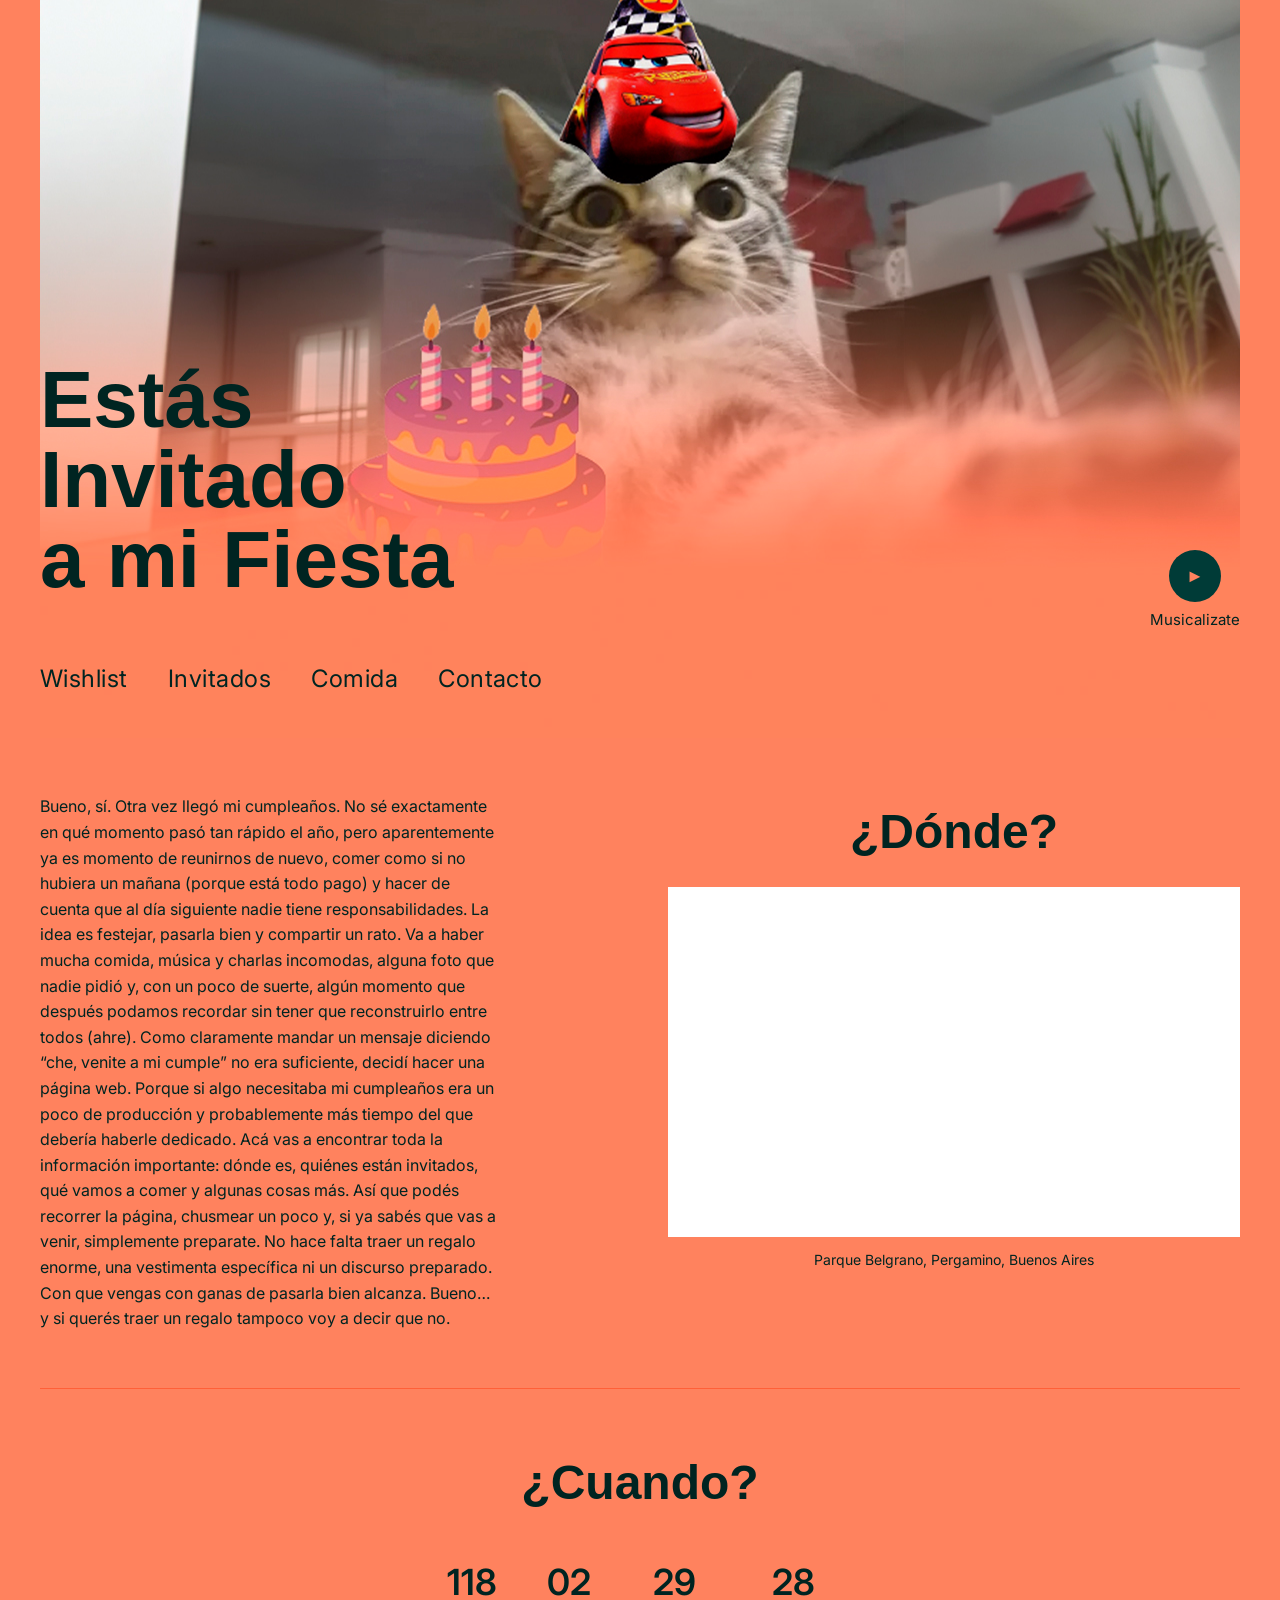
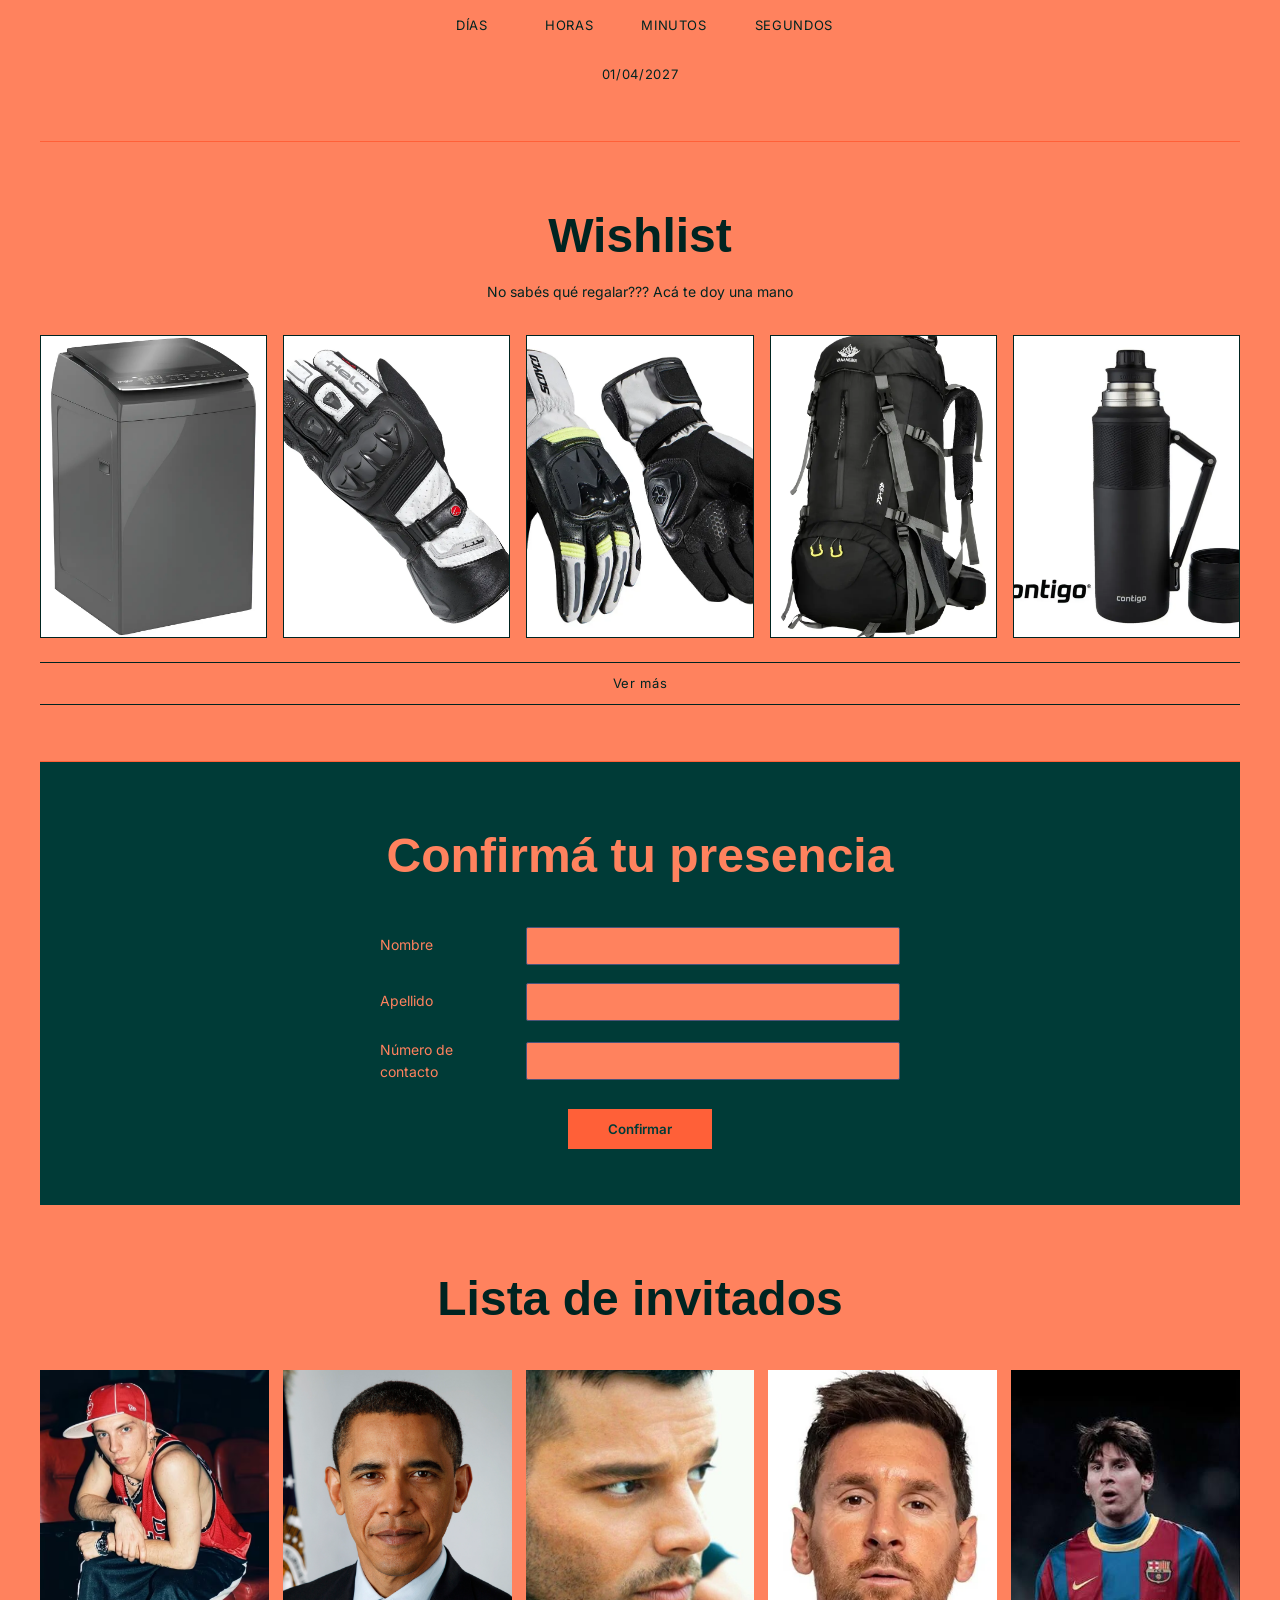
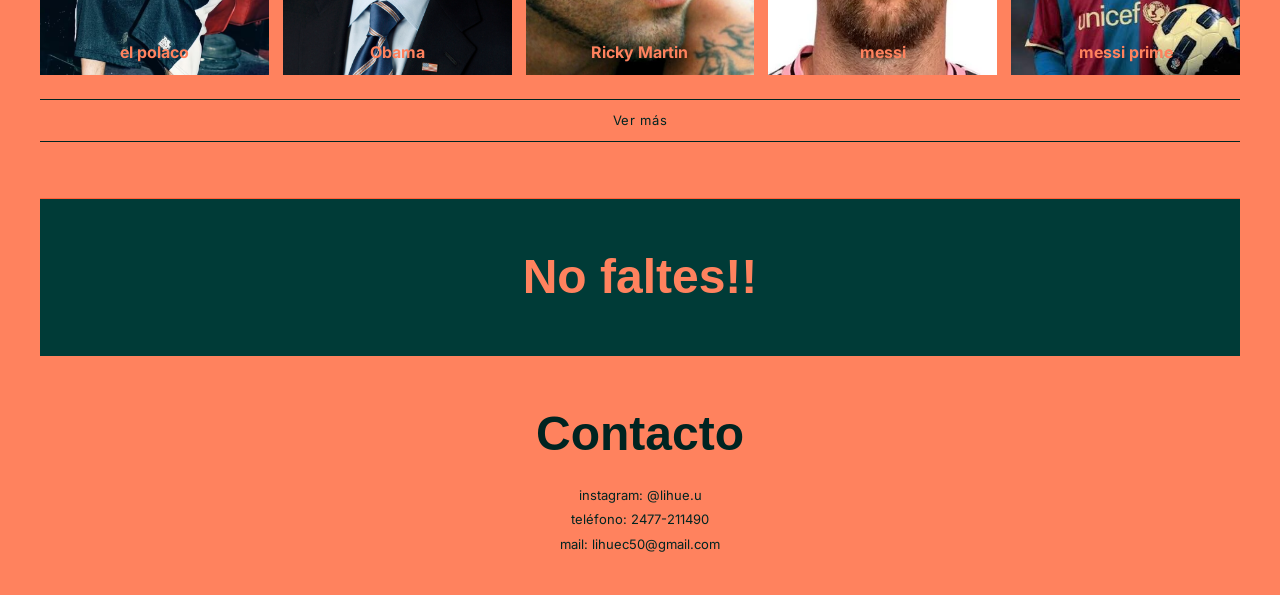
<file: index.html>
<!DOCTYPE html>
<html lang="es">
<head>
<meta charset="UTF-8">
<meta name="viewport" content="width=device-width, initial-scale=1.0">
<title>Estás Invitado a mi Fiesta</title>
<link rel="preconnect" href="https://fonts.googleapis.com">
<link href="https://fonts.googleapis.com/css2?family=Fraunces:wght@400;600;700&family=Inter:wght@400;500;600&display=swap" rel="stylesheet">
<link rel="stylesheet" href="estilos.css">
</head>
<body>

<header>
  <div class="justificacion">
    <div class="titulo">
      <h1>Estás<br>Invitado<br>a mi Fiesta</h1>
    </div>
    <div class="musicalizate">
      <button class="boton-reproducir" id="boton-musica" aria-label="Reproducir música" aria-expanded="false">&#9658;</button>
      <span>Musicalizate</span>
    </div>
  </div>
  
  </div>
  <nav class="justificacion">
    <ul>
      <li><a href="wishlist.html">Wishlist</a></li>
      <li><a href="invitados.html">Invitados</a></li>
      <li><a href="comida.html">Comida</a></li>
      <li><a href="contacto.html">Contacto</a></li>
    </ul>
  </nav>
</header>
<div class="justificacion">
    <div class="panel-spotify" id="panel-spotify" hidden>
        <iframe data-testid="embed-iframe"
        style="border-radius:12px"
        src="https://open.spotify.com/embed/playlist/1iRMPr81sF43rdSco7Aq9C?utm_source=generator"
        width="100%"
        height="300"
        frameBorder="0"
        allowfullscreen=""
        allow="autoplay; clipboard-write; encrypted-media; fullscreen; picture-in-picture"
        loading="lazy">
        </iframe>
    </div>
<section class="introduccion">
  <div class="justificacion">
    <p>
      Bueno, sí. Otra vez llegó mi cumpleaños. No sé exactamente en qué momento pasó tan rápido el año, pero aparentemente ya es momento de reunirnos de nuevo, comer como si no hubiera un mañana (porque está todo pago) y hacer de cuenta que al día siguiente nadie tiene responsabilidades.
La idea es festejar, pasarla bien y compartir un rato. Va a haber mucha comida, música y charlas incomodas, alguna foto que nadie pidió y, con un poco de suerte, algún momento que después podamos recordar sin tener que reconstruirlo entre todos (ahre).
Como claramente mandar un mensaje diciendo “che, venite a mi cumple” no era suficiente, decidí hacer una página web. Porque si algo necesitaba mi cumpleaños era un poco de producción y probablemente más tiempo del que debería haberle dedicado.
Acá vas a encontrar toda la información importante: dónde es, quiénes están invitados, qué vamos a comer y algunas cosas más. Así que podés recorrer la página, chusmear un poco y, si ya sabés que vas a venir, simplemente preparate.
No hace falta traer un regalo enorme, una vestimenta específica ni un discurso preparado. Con que vengas con ganas de pasarla bien alcanza. Bueno… y si querés traer un regalo tampoco voy a decir que no.
    </p>
    <div class="donde">
      <h2>¿Dónde?</h2>
      <div class="mapa">
        <iframe src="https://www.google.com/maps/embed?pb=!1m18!1m12!1m3!1d8140.517971786523!2d-60.569728683953315!3d-33.90517694648849!2m3!1f0!2f0!3f0!3m2!1i1024!2i768!4f13.1!3m3!1m2!1s0x95b9b5301f49f929%3A0xe1df878315b2d23a!2sParque%20Belgrano!5e1!3m2!1ses!2sar!4v1790789997329!5m2!1ses!2sar"
        width="100%"
        height="100%"
        allowfullscreen=""
        loading="lazy"
        referrerpolicy="strict-origin-when-cross-origin">
        </iframe>
      </div>
      <p class="direccion">Parque Belgrano, Pergamino, Buenos Aires</p>
    </div>
  </div>
</section>

<section class="cuando">
  <div class="justificacion">
    <h2>¿Cuando?</h2>
    <div class="cuenta-regresiva" id="cuenta-regresiva">
      <div class="bloque"><span class="numero" id="dias">00</span><span class="etiqueta">días</span></div>
      <div class="bloque"><span class="numero" id="horas">00</span><span class="etiqueta">horas</span></div>
      <div class="bloque"><span class="numero" id="minutos">00</span><span class="etiqueta">minutos</span></div>
      <div class="bloque"><span class="numero" id="segundos">00</span><span class="etiqueta">segundos</span></div>
    </div>
    <p class="fecha">01/04/2027</p>
  </div>
</section>

<section class="wishlist" id="wishlist">
  <div class="justificacion">
    <div class="wishlist-cabecera">
      <h2>Wishlist</h2>
      <p>No sabés qué regalar??? Acá te doy una mano</p>
    </div>

    <div class="grilla-marcadores">

      <a href="https://www.mercadolibre.com.ar/p/MLA19154266?matt_tool=89488245&pdp_filters=item_id:MLA1965638750&ua=KcWIxhoiO_buj6NUnEENrD_FlGDl4ell_3ooXisEjxj1CRI#origin=share&sid=share&wid=MLA1965638750&action=copy" target="_blank">
       
          <div class="marcador"><img src="img/wishlist-1.webp" alt="Regalo 1"></div>
      </a>
      <a href="https://articulo.mercadolibre.com.ar/MLA-901173739?matt_tool=89488245&ua=7egFcPyVYT7Qt88D_QyahxtYKCBFS9tgH1a5jZejZxc6ssw#origin=share&sid=share&action=copy" target="_blank">

        <div class="marcador"><img src="img/wishlist-2.webp" alt="Regalo 2"></div>
      </a>
      <a href="https://www.mercadolibre.com.ar/p/MLA70528548?matt_tool=89488245&pdp_filters=item_id:MLA1842643387&ua=HzO09dQC5WU7bFdv0BG8MN2fk9RN9gG4bxsv3BaPKJ6NU6I#origin=share&sid=share&wid=MLA1842643387&action=copy" target="_blank">

         <div class="marcador"><img src="img/wishlist-3.webp" alt="Regalo 3"></div>
      </a>
      <a href="https://articulo.mercadolibre.com.ar/MLA-1977906852?attributes=COLOR_SECONDARY_COLOR:TmVncm8gRGV0YWxsZSBncmlz,FABRIC_DESIGN:TGlzbw==&matt_tool=89488245&ua=oa7tEiqDZAoss2HYw6kGCgEBXhmolDtLmFEfygO1qXfDuUE#origin=share&sid=share&action=copy" target="_blank">

        <div class="marcador"><img src="img/wishlist-4.webp" alt="Regalo 4"></div>
      </a>
      <a href="https://www.mercadolibre.com.ar/p/MLA15506626?matt_tool=89488245&pdp_filters=item_id:MLA1105021025&ua=KsI6gPBRvnA4ELBFgHaJrAyabTiflTyuZxqo3zQfYNE6pHU#origin=share&sid=share&wid=MLA1105021025&action=copy" target="_blank">

          <div class="marcador"><img src="img/wishlist-5.webp" alt="Regalo 5"></div>
      </a>
    </div>
    </div>
    <a class="ver-mas" href="wishlist.html">Ver más</a>
</section>

<section class="confirma">
  <div class="justificacion">
    <h2>Confirmá tu presencia</h2>
    <form>
      <div class="campo">
        <label for="nombre">Nombre</label>
        <input type="text" id="nombre" name="nombre">
      </div>
      <div class="campo">
        <label for="apellido">Apellido</label>
        <input type="text" id="apellido" name="apellido">
      </div>
      <div class="campo">
        <label for="contacto">Número de contacto</label>
        <input type="tel" id="contacto" name="contacto">
      </div>
      <button type="submit">Confirmar</button>
    </form>
  </div>
</section>

<section class="invitados" id="invitados">
  <div class="justificacion">
    <h2>Lista de invitados</h2>
    <div class="invitados-grilla">
      <div class="invitado"><img src="img/invitado-1.avif" alt="polaco"><span>el polaco</span></div>
      <div class="invitado"><img src="img/invitado-2.jpg" alt="mara"><span>Obama</span></div>
      <div class="invitado"><img src="img/invitado-3.jpg" alt="dona"><span>Ricky Martin</span></div>
      <div class="invitado"><img src="img/invitado-4.webp" alt="messi"><span>messi</span></div>
      <div class="invitado"><img src="img/invitado-5.jpg" alt="messi2"><span>messi prime</span></div>
    </div>
    <a class="ver-mas" href="invitados.html">Ver más</a>
</section>

<div class="no-faltes">
    <h2>No faltes!!</h2>
</div>

<footer id="contacto">
  <div class="justificacion">
    <h2>Contacto</h2>
    <p>instagram: @lihue.u</p>
    <p>teléfono: 2477-211490</p>
    <p>mail: lihuec50@gmail.com</p>
  </div>
</footer>

<button class="boton-subir" id="boton-subir" aria-label="Volver arriba" hidden>&#9650;</button>

<script src="script.js"></script>
</body>
</html>
</file>
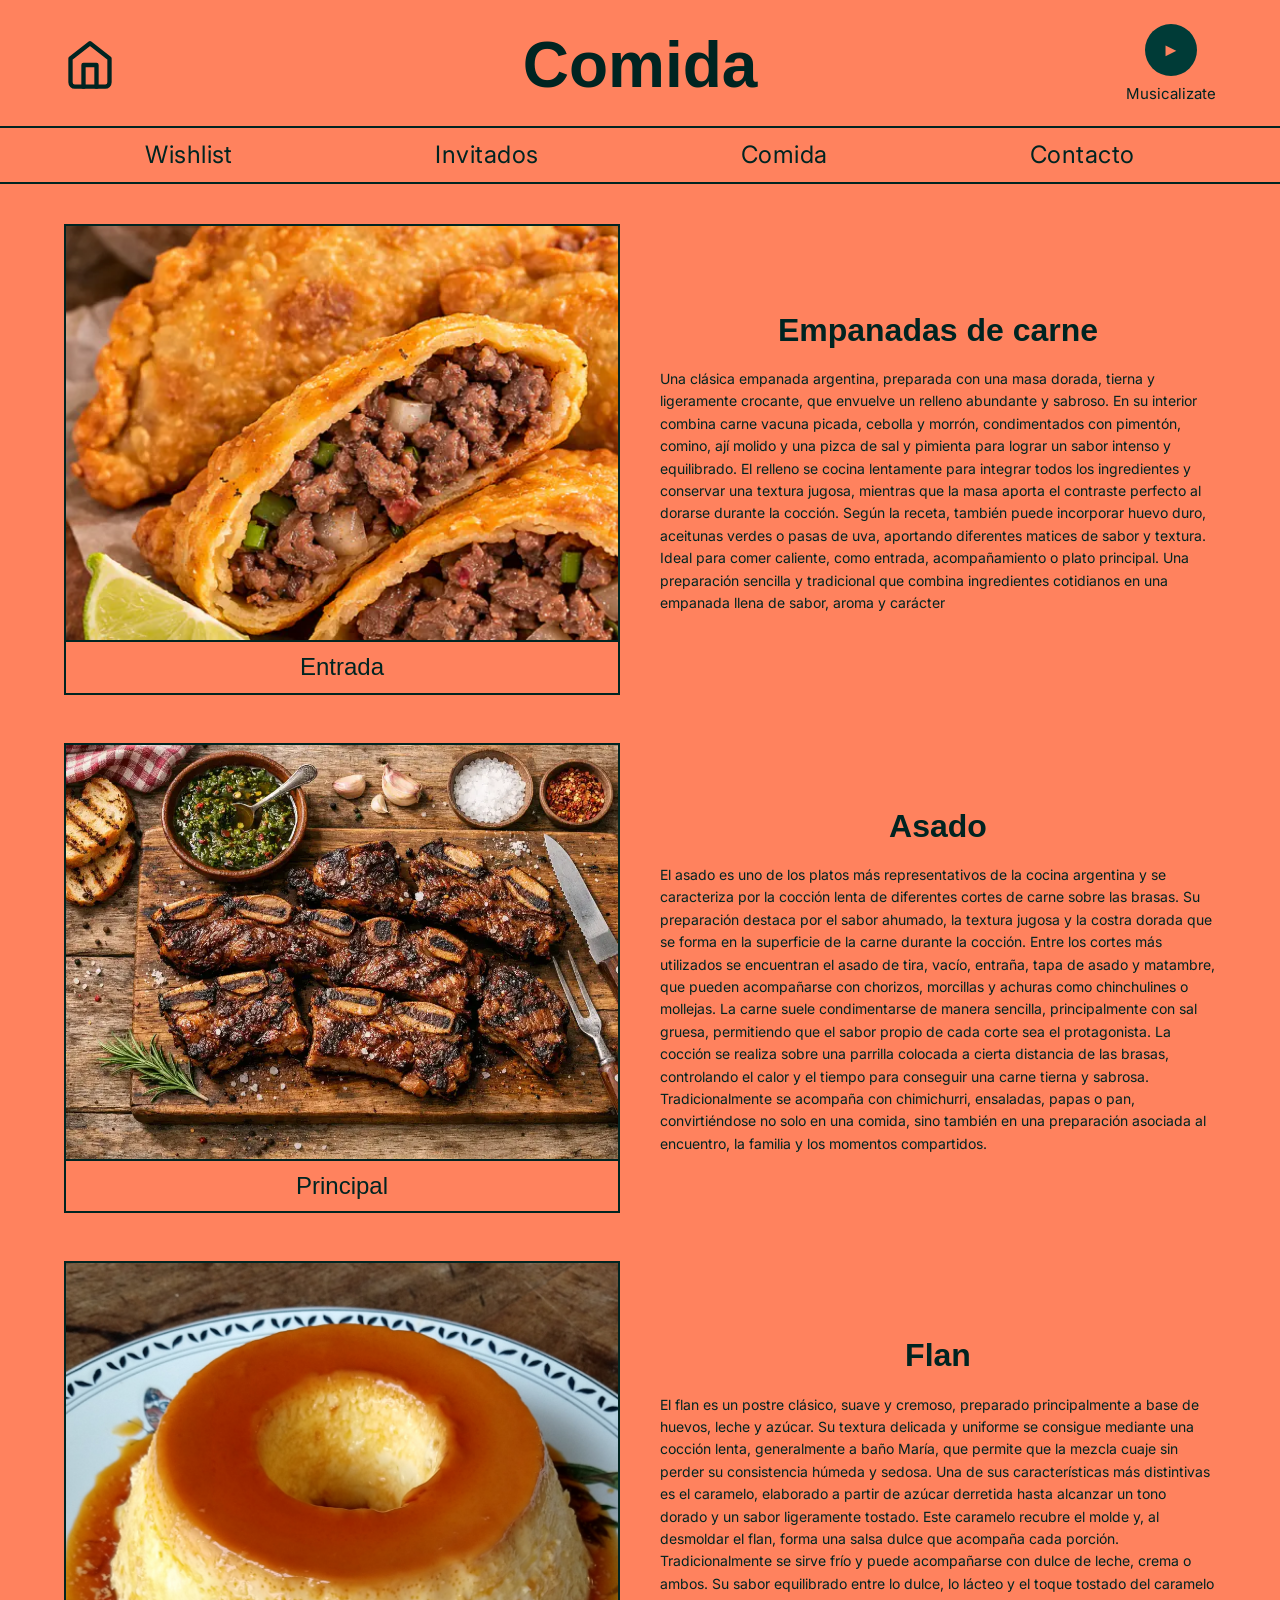
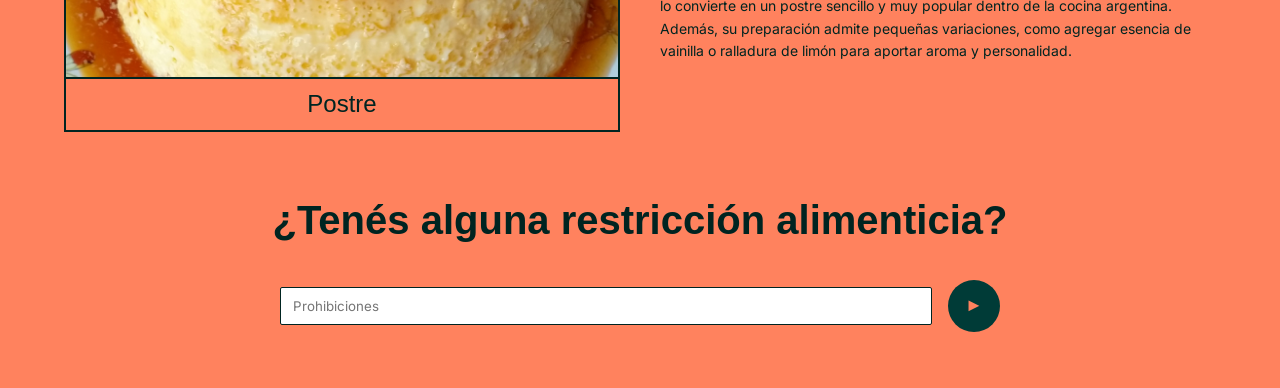
<file: comida.html>
<!DOCTYPE html>
<html lang="es">
<head>
<meta charset="UTF-8">
<meta name="viewport" content="width=device-width, initial-scale=1.0">
<title>Comida - Estás Invitado a mi Fiesta</title>
<link rel="preconnect" href="https://fonts.googleapis.com">
<link href="https://fonts.googleapis.com/css2?family=Fraunces:wght@400;600;700&family=Inter:wght@400;500;600&display=swap" rel="stylesheet">
<link rel="stylesheet" href="estilos.css">
</head>
<body class="pagina-interna">

<header class="encabezado-interno">
  <div class="justificacion encabezado-fila">
    <a class="inicio" href="index.html" aria-label="Volver al inicio">
      <svg viewBox="0 0 24 24" fill="none" stroke="currentColor" stroke-width="2" stroke-linecap="round" stroke-linejoin="round" aria-hidden="true"><path d="M3 9l9-7 9 7v11a2 2 0 0 1-2 2H5a2 2 0 0 1-2-2z"/><polyline points="9 22 9 12 15 12 15 22"/></svg>
    </a>
    <div class="titulo">
      <h1>Comida</h1>
    </div>
    <div class="musicalizate">
      <button class="boton-reproducir" id="boton-musica" aria-label="Reproducir música" aria-expanded="false">&#9658;</button>
      <span>Musicalizate</span>
    </div>
  </div>
  <nav class="navegacion">
    <div class="justificacion">
      <ul>
        <li><a href="wishlist.html">Wishlist</a></li>
        <li><a href="invitados.html">Invitados</a></li>
        <li><a href="comida.html">Comida</a></li>
        <li><a href="contacto.html">Contacto</a></li>
      </ul>
    </div>
  </nav>
   <div class="justificacion">
    <div class="panel-spotify" id="panel-spotify" hidden>
        <iframe data-testid="embed-iframe"
        style="border-radius:12px"
        src="https://open.spotify.com/embed/playlist/1iRMPr81sF43rdSco7Aq9C?utm_source=generator"
        width="100%"
        height="300"
        frameBorder="0"
        allowfullscreen=""
        allow="autoplay; clipboard-write; encrypted-media; fullscreen; picture-in-picture"
        loading="lazy">
        </iframe>
    </div>
  </div>
</header>

<section class="comida-pagina">
  <div class="justificacion platos">
    <article class="plato">
      <div class="plato-foto">
        <div class="plato-imagen-1"></div>
        <span class="plato-etiqueta">Entrada</span>
      </div>
      <div class="plato-texto">
        <h2>Empanadas de carne</h2>
        <p>
        Una clásica empanada argentina, preparada con una masa dorada, tierna y ligeramente crocante, que envuelve un relleno abundante y sabroso. En su interior combina carne vacuna picada, cebolla y morrón, condimentados con pimentón, comino, ají molido y una pizca de sal y pimienta para lograr un sabor intenso y equilibrado.

El relleno se cocina lentamente para integrar todos los ingredientes y conservar una textura jugosa, mientras que la masa aporta el contraste perfecto al dorarse durante la cocción. Según la receta, también puede incorporar huevo duro, aceitunas verdes o pasas de uva, aportando diferentes matices de sabor y textura.

Ideal para comer caliente, como entrada, acompañamiento o plato principal. Una preparación sencilla y tradicional que combina ingredientes cotidianos en una empanada llena de sabor, aroma y carácter
        </p>
      </div>
    </article>

    <article class="plato">
      <div class="plato-foto">
        <div class="plato-imagen-2"></div>
        <span class="plato-etiqueta">Principal</span>
      </div>
      <div class="plato-texto">
        <h2>Asado</h2>
        <p>
        El asado es uno de los platos más representativos de la cocina argentina y se caracteriza por la cocción lenta de diferentes cortes de carne sobre las brasas. Su preparación destaca por el sabor ahumado, la textura jugosa y la costra dorada que se forma en la superficie de la carne durante la cocción.

Entre los cortes más utilizados se encuentran el asado de tira, vacío, entraña, tapa de asado y matambre, que pueden acompañarse con chorizos, morcillas y achuras como chinchulines o mollejas. La carne suele condimentarse de manera sencilla, principalmente con sal gruesa, permitiendo que el sabor propio de cada corte sea el protagonista.

La cocción se realiza sobre una parrilla colocada a cierta distancia de las brasas, controlando el calor y el tiempo para conseguir una carne tierna y sabrosa. Tradicionalmente se acompaña con chimichurri, ensaladas, papas o pan, convirtiéndose no solo en una comida, sino también en una preparación asociada al encuentro, la familia y los momentos compartidos.
        </p>
      </div>
    </article>

    <article class="plato">
      <div class="plato-foto">
        <div class="plato-imagen-3"></div>
        <span class="plato-etiqueta">Postre</span>
      </div>
      <div class="plato-texto">
        <h2>Flan</h2>
        <p>
        El flan es un postre clásico, suave y cremoso, preparado principalmente a base de huevos, leche y azúcar. Su textura delicada y uniforme se consigue mediante una cocción lenta, generalmente a baño María, que permite que la mezcla cuaje sin perder su consistencia húmeda y sedosa.

Una de sus características más distintivas es el caramelo, elaborado a partir de azúcar derretida hasta alcanzar un tono dorado y un sabor ligeramente tostado. Este caramelo recubre el molde y, al desmoldar el flan, forma una salsa dulce que acompaña cada porción.

Tradicionalmente se sirve frío y puede acompañarse con dulce de leche, crema o ambos. Su sabor equilibrado entre lo dulce, lo lácteo y el toque tostado del caramelo lo convierte en un postre sencillo y muy popular dentro de la cocina argentina. Además, su preparación admite pequeñas variaciones, como agregar esencia de vainilla o ralladura de limón para aportar aroma y personalidad.
        </p>
      </div>
    </article>
  </div>
</section>

<section class="restricciones">
  <div class="justificacion">
    <h2>¿Tenés alguna restricción alimenticia?</h2>
    <form class="formulario-restricciones">
      <input type="text" id="prohibiciones" name="prohibiciones" placeholder="Prohibiciones" aria-label="Prohibiciones">
      <button class="boton-enviar" type="submit" aria-label="Enviar">&#9658;</button>
    </form>
  </div>
</section>

<script src="script.js"></script>
</body>
</html>
</file>
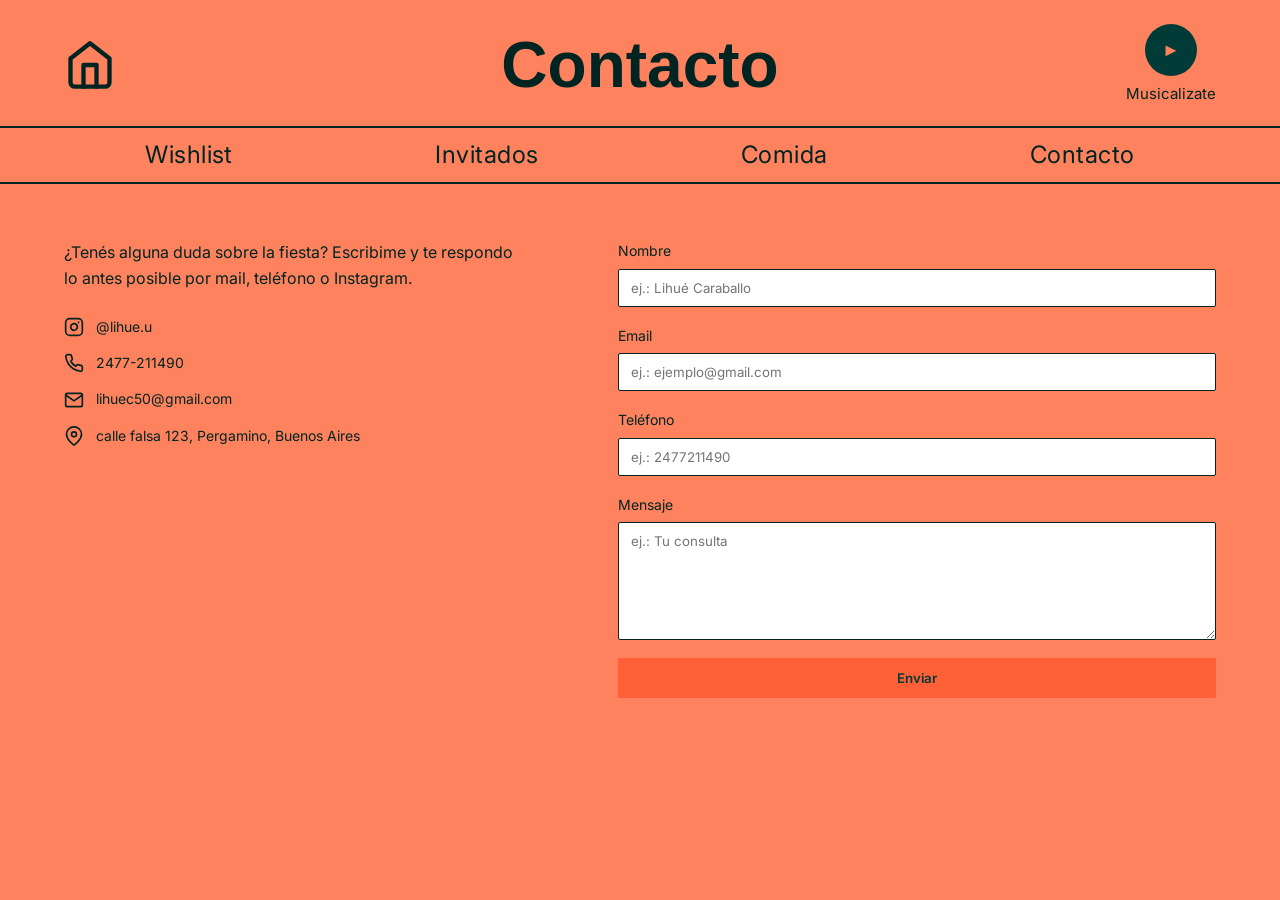
<file: contacto.html>
<!DOCTYPE html>
<html lang="es">
<head>
<meta charset="UTF-8">
<meta name="viewport" content="width=device-width, initial-scale=1.0">
<title>Contacto - Estás Invitado a mi Fiesta</title>
<link rel="preconnect" href="https://fonts.googleapis.com">
<link href="https://fonts.googleapis.com/css2?family=Fraunces:wght@400;600;700&family=Inter:wght@400;500;600&display=swap" rel="stylesheet">
<link rel="stylesheet" href="estilos.css">
</head>
<body class="pagina-interna">

<header class="encabezado-interno">
  <!-----ES EL SVG PARA EL ICONO DE LA CASITA Q TE LLEVA AL INDEX-->
  <div class="justificacion encabezado-fila">
    <a class="inicio" href="index.html" aria-label="Volver al inicio">
      <svg viewBox="0 0 24 24" fill="none" stroke="currentColor" stroke-width="2" stroke-linecap="round" stroke-linejoin="round" aria-hidden="true"><path d="M3 9l9-7 9 7v11a2 2 0 0 1-2 2H5a2 2 0 0 1-2-2z"/><polyline points="9 22 9 12 15 12 15 22"/></svg>
    </a>
    <div class="titulo">
      <h1>Contacto</h1>
    </div>
    <div class="musicalizate">
      <button class="boton-reproducir" id="boton-musica" aria-label="Reproducir música" aria-expanded="false">&#9658;</button>
      <span>Musicalizate</span>
    </div>
  </div>
  <nav class="navegacion">
    <div class="justificacion">
      <ul>
        <li><a href="wishlist.html">Wishlist</a></li>
        <li><a href="invitados.html">Invitados</a></li>
        <li><a href="comida.html">Comida</a></li>
        <li><a href="contacto.html">Contacto</a></li>
      </ul>
    </div>
  </nav>
<div class="justificacion">
    <div class="panel-spotify" id="panel-spotify" hidden>
        <iframe data-testid="embed-iframe"
        style="border-radius:12px"
        src="https://open.spotify.com/embed/playlist/1iRMPr81sF43rdSco7Aq9C?utm_source=generator"
        width="100%"
        height="300"
        frameBorder="0"
        allowfullscreen=""
        allow="autoplay; clipboard-write; encrypted-media; fullscreen; picture-in-picture"
        loading="lazy">
        </iframe>
    </div>
  </div>
</header>

<section class="contacto-pagina">
  <div class="justificacion contacto-contenido">
    <div class="contacto-info">
      <p>
        ¿Tenés alguna duda sobre la fiesta? Escribime y te respondo lo antes posible
        por mail, teléfono o Instagram.
      </p>
      <ul class="contacto-datos">
        <li><svg viewBox="0 0 24 24" fill="none" stroke="currentColor" stroke-width="2" stroke-linecap="round" stroke-linejoin="round" aria-hidden="true"><rect x="2" y="2" width="20" height="20" rx="5" ry="5"/><path d="M16 11.37A4 4 0 1 1 12.63 8 4 4 0 0 1 16 11.37z"/><line x1="17.5" y1="6.5" x2="17.51" y2="6.5"/></svg><a href="https://instagram.com/lihue.u">@lihue.u</a></li>
        <li><svg viewBox="0 0 24 24" fill="none" stroke="currentColor" stroke-width="2" stroke-linecap="round" stroke-linejoin="round" aria-hidden="true"><path d="M22 16.92v3a2 2 0 0 1-2.18 2 19.79 19.79 0 0 1-8.63-3.07 19.5 19.5 0 0 1-6-6 19.79 19.79 0 0 1-3.07-8.67A2 2 0 0 1 4.11 2h3a2 2 0 0 1 2 1.72 12.84 12.84 0 0 0 .7 2.81 2 2 0 0 1-.45 2.11L8.09 9.91a16 16 0 0 0 6 6l1.27-1.27a2 2 0 0 1 2.11-.45 12.84 12.84 0 0 0 2.81.7A2 2 0 0 1 22 16.92z"/></svg><a href="tel:2477211490">2477-211490</a></li>
        <li><svg viewBox="0 0 24 24" fill="none" stroke="currentColor" stroke-width="2" stroke-linecap="round" stroke-linejoin="round" aria-hidden="true"><path d="M4 4h16c1.1 0 2 .9 2 2v12c0 1.1-.9 2-2 2H4c-1.1 0-2-.9-2-2V6c0-1.1.9-2 2-2z"/><polyline points="22,6 12,13 2,6"/></svg><a href="mailto:lihuec50@gmail.com">lihuec50@gmail.com</a></li>
        <li><svg viewBox="0 0 24 24" fill="none" stroke="currentColor" stroke-width="2" stroke-linecap="round" stroke-linejoin="round" aria-hidden="true"><path d="M21 10c0 7-9 13-9 13s-9-6-9-13a9 9 0 0 1 18 0z"/><circle cx="12" cy="10" r="3"/></svg><span>calle falsa 123, Pergamino, Buenos Aires</span></li>
      </ul>
    </div>
    <form class="formulario-contacto">
      <div class="campo-columna">
        <label for="contacto-nombre">Nombre</label>
        <input type="text" id="contacto-nombre" name="nombre" placeholder="ej.: Lihué Caraballo">
      </div>
      <div class="campo-columna">
        <label for="contacto-email">Email</label>
        <input type="email" id="contacto-email" name="email" placeholder="ej.: ejemplo@gmail.com">
      </div>
      <div class="campo-columna">
        <label for="contacto-telefono">Teléfono</label>
        <input type="tel" id="contacto-telefono" name="telefono" placeholder="ej.: 2477211490">
      </div>
      <div class="campo-columna">
        <label for="contacto-mensaje">Mensaje</label>
        <textarea id="contacto-mensaje" name="mensaje" rows="6" placeholder="ej.: Tu consulta"></textarea>
      </div>
      <button type="submit">Enviar</button>
    </form>
  </div>
</section>

<script src="script.js"></script>
</body>
</html>
</file>
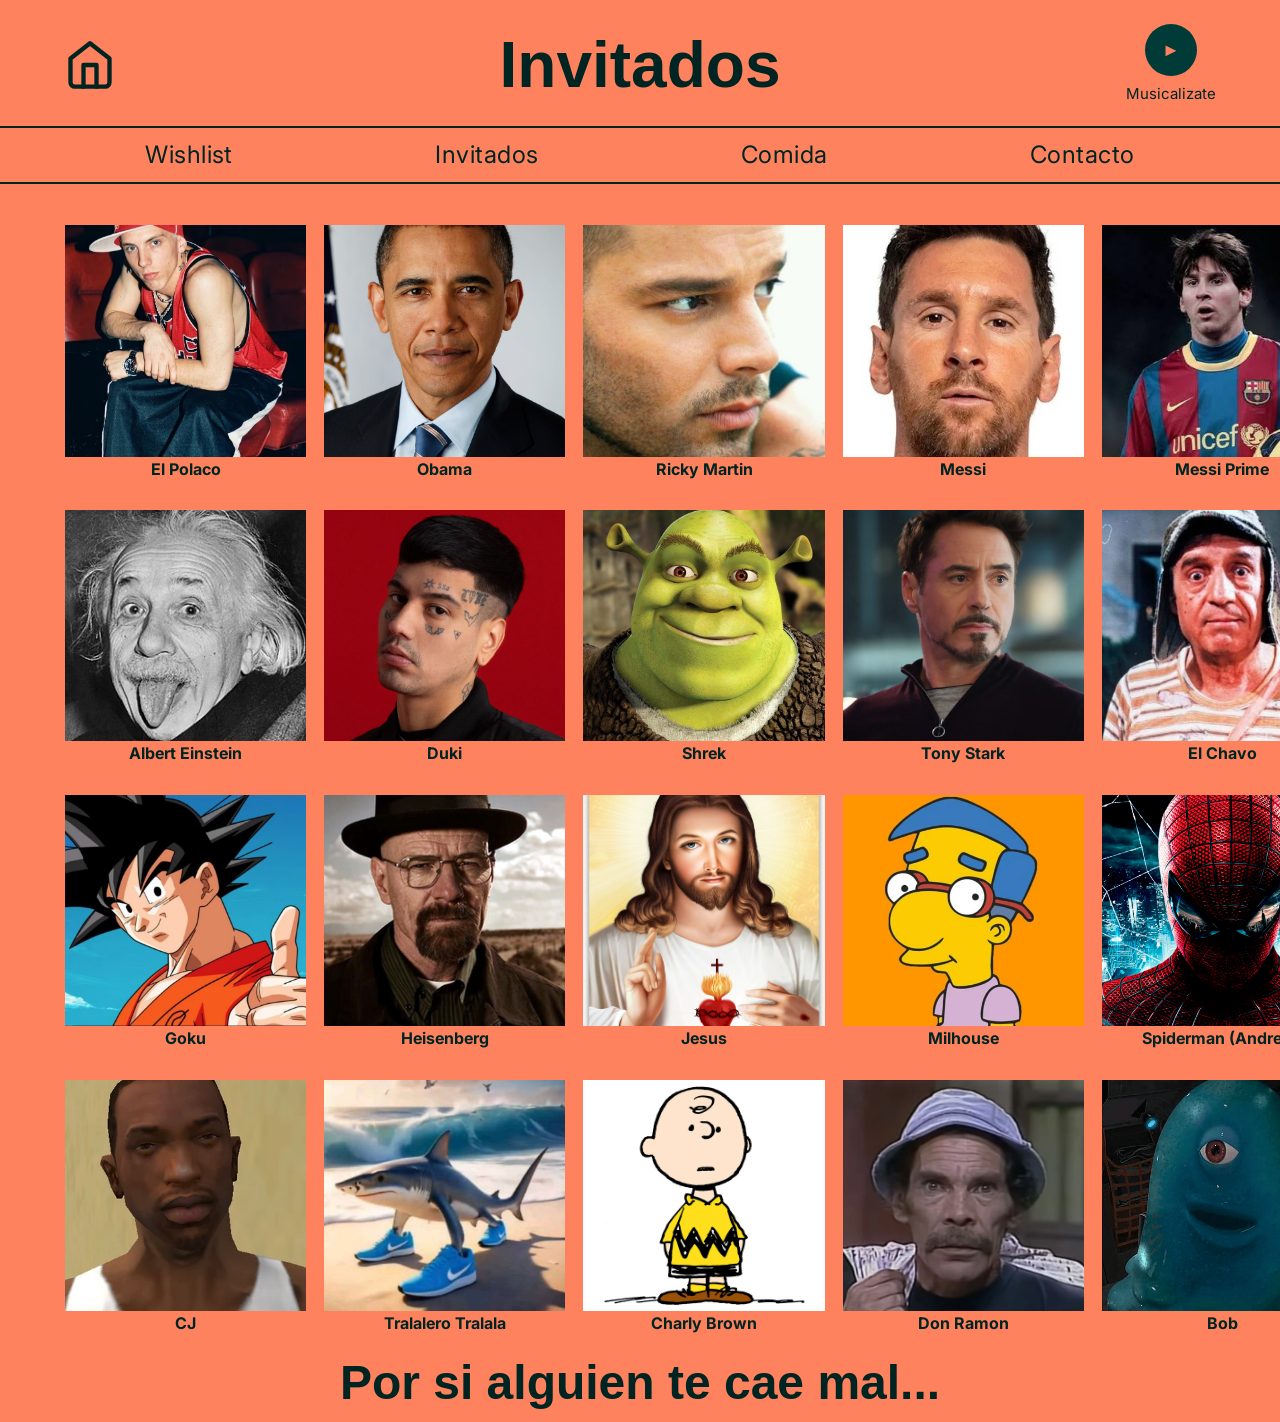
<file: invitados.html>
<!DOCTYPE html>
<html lang="es">
<head>
<meta charset="UTF-8">
<meta name="viewport" content="width=device-width, initial-scale=1.0">
<title>Invitados - Estás Invitado a mi Fiesta</title>
<link rel="preconnect" href="https://fonts.googleapis.com">
<link href="https://fonts.googleapis.com/css2?family=Fraunces:wght@400;600;700&family=Inter:wght@400;500;600&display=swap" rel="stylesheet">
<link rel="stylesheet" href="estilos.css">
</head>
<body class="pagina-interna">

<header class="encabezado-interno">
  <div class="justificacion encabezado-fila">
    <a class="inicio" href="index.html" aria-label="Volver al inicio">
      <svg viewBox="0 0 24 24" fill="none" stroke="currentColor" stroke-width="2" stroke-linecap="round" stroke-linejoin="round" aria-hidden="true"><path d="M3 9l9-7 9 7v11a2 2 0 0 1-2 2H5a2 2 0 0 1-2-2z"/><polyline points="9 22 9 12 15 12 15 22"/></svg>
    </a>
    <div class="titulo">
      <h1>Invitados</h1>
    </div>
    <div class="musicalizate">
      <button class="boton-reproducir" id="boton-musica" aria-label="Reproducir música" aria-expanded="false">&#9658;</button>
      <span>Musicalizate</span>
    </div>
  </div>
  <nav class="navegacion">
    <div class="justificacion">
      <ul>
        <li><a href="wishlist.html">Wishlist</a></li>
        <li><a href="invitados.html">Invitados</a></li>
        <li><a href="comida.html">Comida</a></li>
        <li><a href="contacto.html">Contacto</a></li>
      </ul>
    </div>
  </nav>
  <div class="justificacion">
    <div class="panel-spotify" id="panel-spotify" hidden>
        <iframe data-testid="embed-iframe"
        style="border-radius:12px"
        src="https://open.spotify.com/embed/playlist/1iRMPr81sF43rdSco7Aq9C?utm_source=generator"
        width="100%"
        height="300"
        frameBorder="0"
        allowfullscreen=""
        allow="autoplay; clipboard-write; encrypted-media; fullscreen; picture-in-picture"
        loading="lazy">
        </iframe>
    </div>
  </div>
</header>

<section class="wishlist-pagina">
  <div class="justificacion">
    <div class="grilla-marcadores">
      <div class="marcador"><img src="img/invitado-1.avif" alt="polaco"><span>El Polaco</span></div>
      <div class="marcador"><img src="img/invitado-2.jpg" alt="obama"><span>Obama</span></div>
      <div class="marcador"><img src="img/invitado-3.jpg" alt="ricky-martin"><span>Ricky Martin</span></div>
      <div class="marcador"><img src="img/invitado-4.webp" alt="messi"><span>Messi</span></div>
      <div class="marcador"><img src="img/invitado-5.jpg" alt="messi2"><span>Messi Prime</span></div>
      <div class="marcador"><img src="img/invitado-6.jpg" alt="einstein"><span>Albert Einstein</span></div>
      <div class="marcador"><img src="img/invitado-7.jpg" alt="duki"><span>Duki</span></div>
      <div class="marcador"><img src="img/invitado-8.jpg" alt="shrek"><span>Shrek</span></div>
      <div class="marcador"><img src="img/invitado-9.webp" alt="Tony Stark"><span>Tony Stark</span></div>
      <div class="marcador"><img src="img/invitado-10.webp" alt="El chavo"><span>El Chavo</span></div>
      <div class="marcador"><img src="img/invitado-11.avif" alt="Goku"><span>Goku</span></div>
      <div class="marcador"><img src="img/invitado-12.png" alt="Heisenberg"><span>Heisenberg</span></div>
      <div class="marcador"><img src="img/invitado-13.jpg" alt="Jesus"><span>Jesus</span></div>
      <div class="marcador"><img src="img/invitado-14.webp" alt="Milhouse"><span>Milhouse</span></div>
      <div class="marcador"><img src="img/invitado-15.jpg" alt="Spiderman"><span>Spiderman (Andrew)</span></div>
      <div class="marcador"><img src="img/invitado-16.webp" alt="CJ"><span>CJ</span></div>
      <div class="marcador"><img src="img/invitado-17.png" alt="Tralalero Tralala"><span>Tralalero Tralala</span></div>
      <div class="marcador"><img src="img/invitado-18.jpg" alt="Charly Brown"><span>Charly Brown</span></div>
      <div class="marcador"><img src="img/invitado-19.webp" alt="Don ramon"><span>Don Ramon</span></div>
      <div class="marcador"><img src="img/invitado-20.png" alt="Bob"><span>Bob</span></div>
    </div>
    <h2 class="mensaje-final-invitados">Por si alguien te cae mal...</h2>
  </div>
</section>

<script src="script.js"></script>
</body>
</html>
</file>
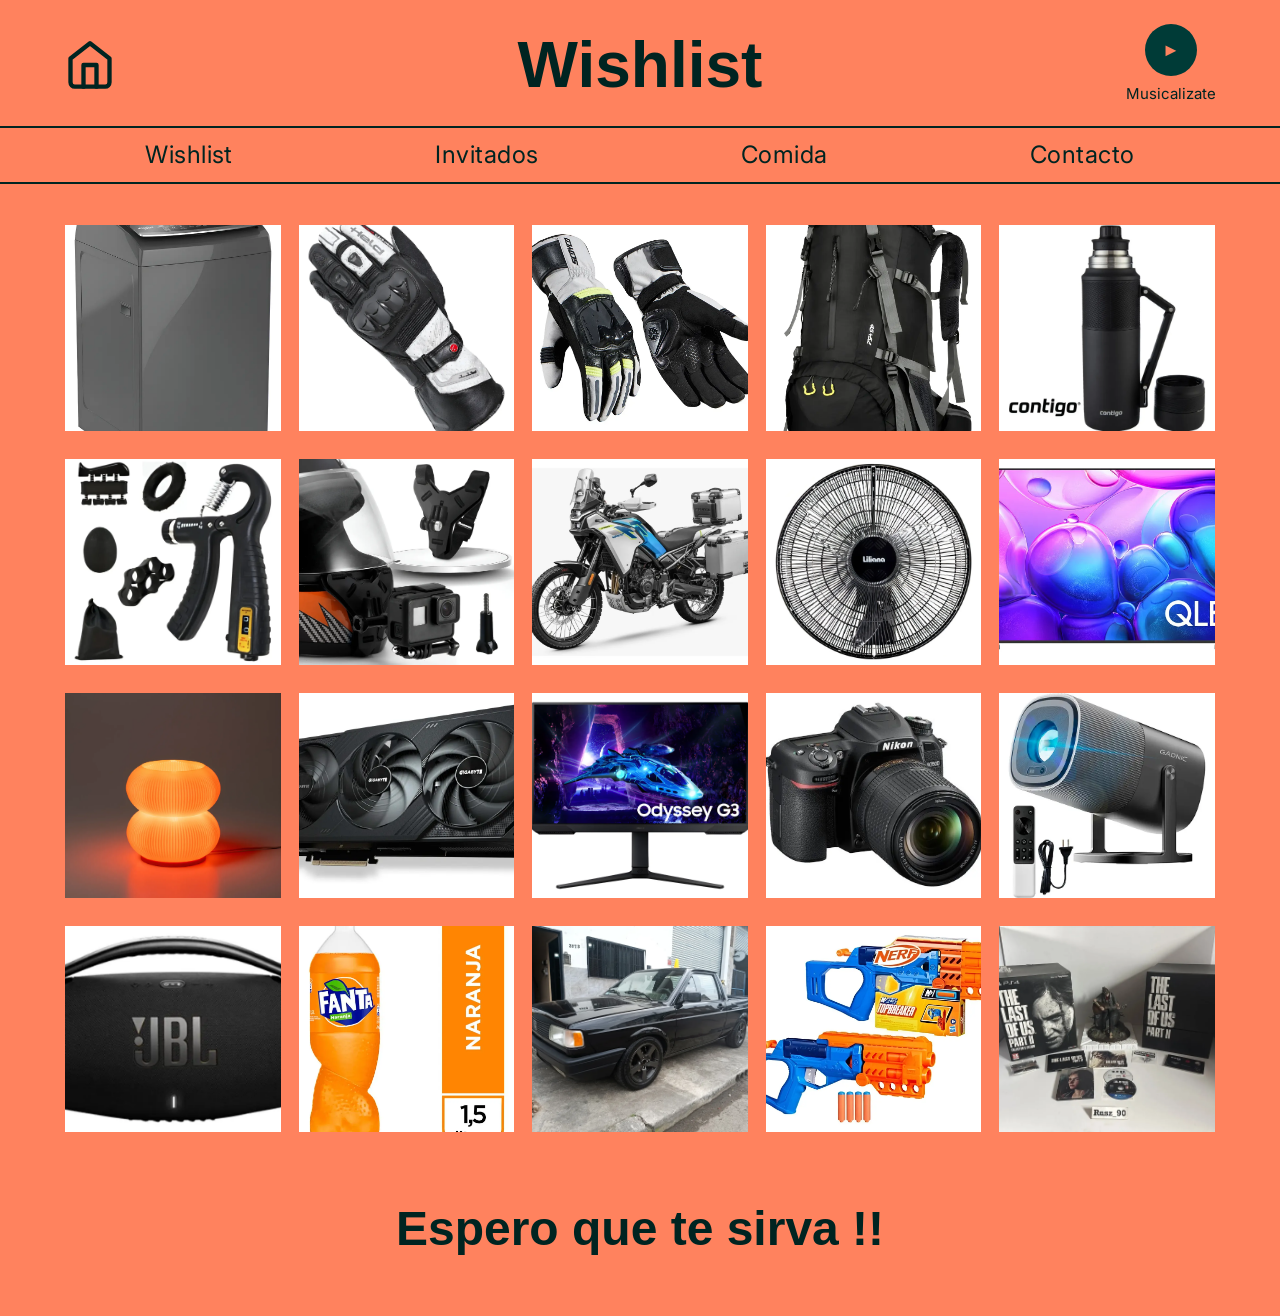
<file: wishlist.html>
<!DOCTYPE html>
<html lang="es">
<head>
<meta charset="UTF-8">
<meta name="viewport" content="width=device-width, initial-scale=1.0">
<title>Wishlist - Estás Invitado a mi Fiesta</title>
<link rel="preconnect" href="https://fonts.googleapis.com">
<link href="https://fonts.googleapis.com/css2?family=Fraunces:wght@400;600;700&family=Inter:wght@400;500;600&display=swap" rel="stylesheet">
<link rel="stylesheet" href="estilos.css">
</head>
<body class="pagina-interna">

<header class="encabezado-interno">
  <div class="justificacion encabezado-fila">
    <a class="inicio" href="index.html" aria-label="Volver al inicio">
      <svg viewBox="0 0 24 24" fill="none" stroke="currentColor" stroke-width="2" stroke-linecap="round" stroke-linejoin="round" aria-hidden="true"><path d="M3 9l9-7 9 7v11a2 2 0 0 1-2 2H5a2 2 0 0 1-2-2z"/><polyline points="9 22 9 12 15 12 15 22"/></svg>
    </a>
    <div class="titulo">
      <h1>Wishlist</h1>
    </div>
    <div class="musicalizate">
      <button class="boton-reproducir" id="boton-musica" aria-label="Reproducir música" aria-expanded="false">&#9658;</button>
      <span>Musicalizate</span>
    </div>
  </div>
  <nav class="navegacion">
    <div class="justificacion">
      <ul>
        <li><a href="wishlist.html">Wishlist</a></li>
        <li><a href="invitados.html">Invitados</a></li>
        <li><a href="comida.html">Comida</a></li>
        <li><a href="contacto.html">Contacto</a></li>
      </ul>
    </div>
  </nav>
  <div class="justificacion">
    <div class="panel-spotify" id="panel-spotify" hidden>
        <iframe data-testid="embed-iframe"
        style="border-radius:12px"
        src="https://open.spotify.com/embed/playlist/1iRMPr81sF43rdSco7Aq9C?utm_source=generator"
        width="100%"
        height="300"
        frameBorder="0"
        allowfullscreen=""
        allow="autoplay; clipboard-write; encrypted-media; fullscreen; picture-in-picture"
        loading="lazy">
        </iframe>
    </div>
  </div>
</header>

<section class="wishlist-pagina">
  <div class="justificacion">
    <div class="grilla-marcadores">

       <a href="https://www.mercadolibre.com.ar/p/MLA19154266?matt_tool=89488245&pdp_filters=item_id:MLA1965638750&ua=KcWIxhoiO_buj6NUnEENrD_FlGDl4ell_3ooXisEjxj1CRI#origin=share&sid=share&wid=MLA1965638750&action=copy" target="_blank">
      <div class="marcador"><img src="img/wishlist-1.webp" alt="Regalo 1"></div>
      </a>
       <a href="https://articulo.mercadolibre.com.ar/MLA-901173739?matt_tool=89488245&ua=7egFcPyVYT7Qt88D_QyahxtYKCBFS9tgH1a5jZejZxc6ssw#origin=share&sid=share&action=copy" target="_blank">
      <div class="marcador"><img src="img/wishlist-2.webp" alt="Regalo 2"></div>
      </a>
       <a href="https://www.mercadolibre.com.ar/p/MLA70528548?matt_tool=89488245&pdp_filters=item_id:MLA1842643387&ua=HzO09dQC5WU7bFdv0BG8MN2fk9RN9gG4bxsv3BaPKJ6NU6I#origin=share&sid=share&wid=MLA1842643387&action=copy" target="_blank">
      <div class="marcador"><img src="img/wishlist-3.webp" alt="Regalo 3"></div>
      </a>
       <a href="https://articulo.mercadolibre.com.ar/MLA-1977906852?attributes=COLOR_SECONDARY_COLOR:TmVncm8gRGV0YWxsZSBncmlz,FABRIC_DESIGN:TGlzbw==&matt_tool=89488245&ua=oa7tEiqDZAoss2HYw6kGCgEBXhmolDtLmFEfygO1qXfDuUE#origin=share&sid=share&action=copy" target="_blank">
      <div class="marcador"><img src="img/wishlist-4.webp" alt="Regalo 4"></div>
      </a>
       <a href="https://www.mercadolibre.com.ar/p/MLA15506626?matt_tool=89488245&pdp_filters=item_id:MLA1105021025&ua=KsI6gPBRvnA4ELBFgHaJrAyabTiflTyuZxqo3zQfYNE6pHU#origin=share&sid=share&wid=MLA1105021025&action=copy" target="_blank">
      <div class="marcador"><img src="img/wishlist-5.webp" alt="Regalo 5"></div>
      </a>
       <a href="https://www.mercadolibre.com.ar/p/MLA45696980?matt_tool=89488245&pdp_filters=item_id:MLA1693470515&ua=mwg5xY95Bth4QnGyjhzdLDD9rQLU57t8FQ0iH_SLSakmiF4#origin=share&sid=share&wid=MLA1693470515&action=copy" target="_blank">
      <div class="marcador"><img src="img/wishlist-6.webp" alt="Regalo 6"></div>
      </a>
       <a href="https://www.mercadolibre.com.ar/up/MLAU3412228992?matt_tool=89488245&pdp_filters=item_id:MLA1526374557&ua=rrbkUMRSfa_N3cjICC0vXPUPaOEd-8UMBTZ7VhHs8zh9Kuo#origin=share&sid=share&wid=MLA1526374557&action=copy" target="_blank">
      <div class="marcador"><img src="img/wishlist-7.webp" alt="Regalo 7"></div>
      </a>
       <a href="https://moto.mercadolibre.com.ar/MLA-3885686806?matt_tool=89488245&ua=c4fNGkYmjvqcHyOXLYsyeePqmZ493CVYWK_EcuWrGvN_22s#origin=share&sid=share&action=copy" target="_blank">
      <div class="marcador"><img src="img/wishlist-8.webp" alt="Regalo 8"></div>
      </a>
       <a href="https://www.mercadolibre.com.ar/p/MLA6078991?matt_tool=89488245&pdp_filters=item_id:MLA1102186014&ua=c4x8FXohPyUbi0CpVwFXdW9F9sCPrcv4HGJdXHteTcH_NQ0#origin=share&sid=share&wid=MLA1102186014&action=copy" target="_blank">
      <div class="marcador"><img src="img/wishlist-9.webp" alt="Regalo 9"></div>
      </a>
       <a href="https://www.mercadolibre.com.ar/p/MLA66850209?matt_tool=89488245&pdp_filters=item_id:MLA3448465094&ua=OHa4ME5cxxj0Dr91Jjcm8_VCHBJaJvMLQklDG9jnxVLtz48#origin=share&sid=share&wid=MLA3448465094&action=copy" target="_blank">
      <div class="marcador"><img src="img/wishlist-10.webp" alt="Regalo 10"></div>
      </a>
       <a href="https://articulo.mercadolibre.com.ar/MLA-1454861139?matt_tool=89488245&ua=Y7bVWhDk2F5pc9WZfINIgWXp6SwuPnXRT-nn7AEKJPkRSZA#origin=share&sid=share&action=copy" target="_blank">
      <div class="marcador"><img src="img/wishlist-11.webp" alt="Regalo 11"></div>
      </a>
       <a href="https://www.mercadolibre.com.ar/p/MLA50378785?matt_tool=89488245&pdp_filters=item_id:MLA2038949197&ua=H4pV_G77Y9B1rG6ZyBo_9i5OnqeHNthNHJ2DOY_od9bcQnA#origin=share&sid=share&wid=MLA2038949197&action=copy" target="_blank">
      <div class="marcador"><img src="img/wishlist-12.webp" alt="Regalo 12"></div>
      </a>
       <a href="https://www.mercadolibre.com.ar/p/MLA59448105?matt_tool=89488245&pdp_filters=item_id:MLA1669072727&ua=5OS_3LiqIyWivKZ3ABQ2kcv8GEo5pSk60VlBMBkcu2ct5sQ#origin=share&sid=share&wid=MLA1669072727&action=copy" target="_blank">
      <div class="marcador"><img src="img/wishlist-13.webp" alt="Regalo 13"></div>
      </a>
       <a href="https://www.mercadolibre.com.ar/p/MLA59448105?matt_tool=89488245&pdp_filters=item_id:MLA1669072727&ua=5OS_3LiqIyWivKZ3ABQ2kcv8GEo5pSk60VlBMBkcu2ct5sQ#origin=share&sid=share&wid=MLA1669072727&action=copy" target="_blank">
      <div class="marcador"><img src="img/wishlist-14.webp" alt="Regalo 14"></div>
      </a>
       <a href="https://www.mercadolibre.com.ar/p/MLA54267098?matt_tool=89488245&pdp_filters=item_id:MLA1549780363&ua=tFn_HJQ2J_glB7LbZkn3W1yeKfrkY2D1FqjJSZ1nVsIm55A#origin=share&sid=share&wid=MLA1549780363&action=copy" target="_blank">
      <div class="marcador"><img src="img/wishlist-15.webp" alt="Regalo 15"></div>
      </a>
       <a href="https://www.mercadolibre.com.ar/p/MLA47691934?matt_tool=89488245&pdp_filters=item_id:MLA1595697243&ua=08xHUjWiXNxOOpTIFGNL8NLN7X6wqKhfK5VE20zP4TljBWc#origin=share&sid=share&wid=MLA1595697243&action=copy" target="_blank">
      <div class="marcador"><img src="img/wishlist-16.webp" alt="Regalo 16"></div>
      </a>
       <a href="https://www.mercadolibre.com.ar/p/MLA2067795809?matt_tool=89488245&pdp_filters=item_id:MLA2156525014&ua=01ajyncQ5rpvkmiBGQ_RBb-_EqZQTuUoMkC9sY_GqTpMQR4#origin=share&sid=share&wid=MLA2156525014&action=copy" target="_blank">
      <div class="marcador"><img src="img/wishlist-17.webp" alt="Regalo 17"></div>
      </a>
       <a href="https://auto.mercadolibre.com.ar/MLA-2130164511?matt_tool=89488245&ua=srzTam47Skfd7R_n2_M9tp2oe375PzJF5AYaW0xxUVOTZoc#origin=share&sid=share&action=copy" target="_blank">
      <div class="marcador"><img src="img/wishlist-18.webp" alt="Regalo 18"></div>
      </a>
       <a href="https://www.mercadolibre.com.ar/p/MLA62640260?matt_tool=89488245&pdp_filters=item_id:MLA2052230093&ua=b1H-cCIzwjfxIoV6KtvQxebnTDjs3Um4T0muVp_UdvCbG0o#origin=share&sid=share&wid=MLA2052230093&action=copy" target="_blank">
      <div class="marcador"><img src="img/wishlist-19.webp" alt="Regalo 19"></div>
      </a>
       <a href="https://www.mercadolibre.com.ar/up/MLAU3785746384?matt_tool=89488245&pdp_filters=item_id:MLA2844662014&ua=f0hxs_nZGmArMGkDJEkPDx9QtMqgzPSEzbB1Gl2_rTaXmm8#origin=share&sid=share&wid=MLA2844662014&action=copy" target="_blank">
      <div class="marcador"><img src="img/wishlist-20.webp" alt="Regalo 20"></div>
      </a>

    </div>
    <h2 class="mensaje-final">Espero que te sirva !!</h2>
  </div>
</section>

<script src="script.js"></script>
</body>
</html>
</file>
<file: estilos.css>
:root{
    --crema:#FF825E;
    --noche:#003B37;
    --dorado:#ff6038;
    --texto:#002421;
    --borde:#FF6038;
    --serif:'Helvetica neue', sans-serif;
    --sans:'Inter', sans-serif;
  }

  *{
    margin:0;
    padding:0;
    box-sizing:border-box;
  }

  body{
    background:var(--crema);
    color:var(--texto);
    font-family:var(--sans);
    line-height:1.6;
  }

  h1,h2{
    font-family:var(--serif);
  }

  .justificacion{
    max-width:1200px;
    margin:0 auto;
    padding:0 auto;
  }

  /* ---------- HEADER ---------- */
  header{
    padding:360px 0 40px; 
    background-image: url(img/HEADER-INDEX.jpg);
    background-repeat: no-repeat;
    background-position: center;
  }

  header .justificacion{
    display:flex;
    justify-content:space-between;
    align-items: flex-start;
    gap:24px;
  }

  .titulo h1{
    font-size: 5rem;
    line-height:1;
  }

  .musicalizate{
    display:flex;
    flex-direction:column;
    padding-top: 190px;
    align-items:center;
    gap:6px;
  }

  .justificacion ul li a{
   font-size: 1.5rem;

  }

  .boton-reproducir{
    width:52px;
    height:52px;
    border-radius:50%;
    background:var(--noche);
    color:var(--crema);
    display:flex;
    align-items:center;
    justify-content:center;
    font-size:18px;
    border:none;
    cursor:pointer;
  }

  .panel-spotify{
    width:100%;
    margin:24px auto 0;
  }

  .panel-spotify[hidden]{
    display:none;
  }

  .musicalizate span{
    font-size:15px;
    color:var(--texto);
  }

  nav ul{
    justify-content: center;
    display:flex;
    gap:40px;
    list-style:none;
    margin-top:28px;
    flex-wrap:wrap;
  }

  nav a{
    color:var(--texto);
    text-decoration:none;
    font-size:15px;
    letter-spacing:.02em;
    padding-bottom:4px;
    border-bottom:2px solid transparent;
  }

  nav a:hover, nav a:focus-visible{
    border-bottom-color:var(--dorado);
  }


  /* ---------- INTRO / DONDE ---------- */
  .introduccion{
    padding:56px 0;
    border-bottom:1px solid var(--borde);
  }

  .introduccion .justificacion{
    display:grid;
    grid-template-columns:1fr 1fr;
    gap:56px;
  }

  .introduccion p{
    max-width:46ch;
    color:#002421;
  }

  .donde{
  display: flex;
    flex-direction:column;
    align-items:center;
}

  .donde h2{
    font-size:3rem;
    margin-bottom:16px;
  }

  .mapa{
    aspect-ratio:4/3;
    background:#fff;
    display:flex;
    align-items:center;
    justify-content:center;
    color:#9a927a;
    font-size:14px;
    width:100%;
    height: 350px;
  }

  .mapa iframe{
    width:100%;
    height:100%;
    border:0;
  }

  .direccion{
    margin-top:12px;
    font-size:14px;
    color:#002421;
    text-align:center;
  }

  /* ---------- CUANDO ---------- */
  .cuando{
    padding:56px 0;
    text-align:center;
    border-bottom:1px solid var(--borde);
  }

  .cuando h2{
    font-size:3rem;
    margin-bottom:32px;
  }

  .cuenta-regresiva{
    display:flex;
    justify-content:center;
    flex-wrap:wrap;
    gap:48px;
  }

  .cuenta-regresiva .bloque{
    display:flex;
    flex-direction:column;
    align-items:center;
  }

  .cuenta-regresiva .numero{
    font-size:2.25rem;
    font-weight:600;
  }

  .cuenta-regresiva .etiqueta{
    font-size:13px;
    color:#002421;
    margin-top:4px;
    text-transform:uppercase;
    letter-spacing:.05em;
  }
  
  .fecha{
    margin-top:28px;
    font-size:13px;
    letter-spacing:.05em;
    color:#002421;
  }


  /* ---------- WISHLIST ---------- */
  .wishlist{
    padding:56px 0;
    border-bottom:1px solid var(--borde);
  }

  .wishlist-cabecera{
    text-align:center;
    margin-bottom:32px;
  }

  .wishlist-cabecera h2{
    font-size:3rem;
  }

  .wishlist-cabecera p{
    color:#002421;
    font-size:14px;
    margin-top:6px;
  }

  .grilla-marcadores{
    display:grid;
    grid-template-columns:repeat(5,1fr);
    gap:16px;
  }

  .marcador{
    aspect-ratio:3/4;
    background:#fff;
    border:1px solid var(--texto);
  }

  .marcador img{
    display:block;
    width:100%;
    height:100%;
    object-fit:cover;
  }

  .ver-mas{
    display:block;
    text-align:center;
    margin-top:24px;
    font-size:13px;
    letter-spacing:.05em;
    color:var(--texto);
    background:none;
    border:none;
    border-top:1px solid var(--texto);
    border-bottom:1px solid var(--texto);
    padding:10px 0;
    width:100%;
    cursor:pointer;
    text-decoration:none;
  }

  /* ---------- CONFIRMAR PRESENCIA ---------- */
  .confirma{
    background:var(--noche);
    color:var(--crema);
    padding:56px 0;
  }

  .confirma h2{
    text-align:center;
    font-size:3rem;
    margin-bottom:32px;
  }

  .confirma form{
    max-width:520px;
    margin:0 auto;
    display:flex;
    flex-direction:column;
    gap:18px;
  }

  .campo{
    display:grid;
    grid-template-columns:130px 1fr;
    align-items:center;
    gap:16px;
  }

  .campo label{
    font-size:14px;
  }

  .campo input{
    padding:10px 12px;
    border:1px solid #4b5378;
    background:#FF825E;
    color:var(--crema);
    border-radius:2px;
    font-family:var(--sans);
  }

  .campo input:focus-visible{
    outline:2px solid var(--dorado);
  }

  .confirma button[type="submit"]{
    margin-top:8px;
    align-self:center;
    padding:12px 40px;
    background:var(--dorado);
    color:var(--noche);
    border:none;
    font-family:var(--sans);
    font-weight:600;
    cursor:pointer;
  }

  /* ---------- LISTA DE INVITADOS ---------- */
  .invitados{
    padding:56px 0;
    border-bottom:1px solid var(--borde);
  }
  
  .invitados h2{
    text-align:center;
    font-size:3rem;
    margin-bottom:32px;
  }

  .invitados-grilla{
    display:grid;
    grid-template-columns:repeat(5,1fr);
    gap:14px;
    background-color:var(--crema);
    bottom: 30px;
  }

  .invitado{
    position:relative;
    overflow:hidden;
    aspect-ratio:3/4;
    background:var(--noche);
    color:var(--crema);
    display:flex;
    align-items:flex-end;
    justify-content:center;
    font-size:1rem;
    font-weight: bold;
    padding-bottom:10px;
  }

  .invitado img{
    position:absolute;
    top:0;
    left:0;
    width:100%;
    height:100%;
    object-fit:cover;
  }

  .invitado span{
    position:relative;
  }

  /* ---------- NO FALTES ---------- */
  .no-faltes{
    background:var(--noche);
    color:var(--crema);
    padding:40px 0px;
    display:flex;
    justify-content:center;
  }

  .no-faltes h2{
    font-size:3rem;
  }

  /* ---------- CONTACTO ---------- */
  footer{
    padding:40px 0;
    text-align:center;
  }

  footer h2{
    font-size:3rem;
    margin-bottom:12px;
  }

  footer p{
    font-size:13px;
    color:#002421;
    margin-top:4px;
  }

  /* ---------- BOTÓN VOLVER ARRIBA ---------- */
  .boton-subir{
    position:fixed;
    right:24px;
    bottom:24px;
    width:52px;
    height:52px;
    border-radius:50%;
    background:var(--noche);
    color:var(--crema);
    display:flex;
    align-items:center;
    justify-content:center;
    font-size:18px;
    border:none;
    cursor:pointer;
  }

  .boton-subir[hidden]{
    display:none;
  }

  header.encabezado-interno{
    padding:24px 0 0;
    background-image:none;
  }

  .pagina-interna .justificacion{
    padding-left:24px;
    padding-right:24px;
  }

  .encabezado-interno .encabezado-fila{
    display:grid;
    grid-template-columns:1fr auto 1fr;
    align-items:center;
  }

  .encabezado-interno .titulo{
    text-align:center;
  }

  .encabezado-interno .titulo h1{
    font-size:4rem;
  }

  .encabezado-interno .musicalizate{
    padding-top:0;
    justify-self:end;
  }

  .inicio{
    width:52px;
    height:52px;
    color:var(--texto);
    display:flex;
    align-items:center;
    justify-content:center;
    justify-self:start;
  }

  .inicio svg{
    width:52px;
    height:52px;
  }

  .navegacion{
    margin-top:20px;
    border-top:2px solid var(--texto);
    border-bottom:2px solid var(--texto);
  }

  .navegacion .justificacion{
    display:block;
  }

  .navegacion ul{
    justify-content:space-around;
    margin-top:0;
    padding:8px 0;
  }

  /* ---------- PÁGINA WISHLIST - INVITADOS ---------- */
  .wishlist-pagina{
    padding:40px 0 0;
  }

  .wishlist-pagina .marcador{
    aspect-ratio:1/1;
    text-align: center;
    background-color:var(--crema);
    border-color:var(--crema);
    font-size:1rem;
    font-weight: bold;
    padding-bottom:10px;

  }

  .mensaje-final{
    text-align:center;
    font-size:3rem;
    padding:48px 0;
  }

   .mensaje-final-invitados{
    text-align:center;
    font-size:3rem;
    padding-top: 100px;

    }

  /* ---------- PÁGINA COMIDA ---------- */
  .comida-pagina{
    padding:40px 0;
  }

  .platos{
    display:flex;
    flex-direction:column;
    gap:48px;
  }

  .plato{
    display:grid;
    grid-template-columns:1fr 1fr;
    align-items:center;
    gap:40px;
  }

  .plato-foto{
    display:flex;
    flex-direction:column;
    border:2px solid var(--texto);
  }

  .plato-imagen-1,
  .plato-imagen-2,
  .plato-imagen-3 {
    aspect-ratio:4/3;
    background:#fff;
      background-size: cover;
 }

.plato-imagen-1{
    background-image: url(img/comida-1.webp); 
    background-repeat: no-repeat;
    object-fit: cover;
  }

  .plato-imagen-2{
    background-image: url(img/comida-2.webp); 
    background-repeat: no-repeat;
    object-fit: cover;
  }

  .plato-imagen-3{
    background-image: url(img/comida-3.jpg); 
    background-repeat: no-repeat;
    object-fit: cover;
  }


  .plato-etiqueta{
    border-top:2px solid var(--texto);
    text-align:center;
    font-family:var(--serif);
    font-size:1.5rem;
    padding:6px 0;
  }

  .plato-texto h2{
    font-size:2rem;
    text-align:center;
    margin-bottom:12px;
  }

  .plato-texto p{
    font-size:14px;
    color:#002421;
  }

  .restricciones{
    padding:16px 0 56px;
    text-align:center;
  }

  .restricciones h2{
    font-size:2.5rem;
    margin-bottom:28px;
  }

  .formulario-restricciones{
    max-width:720px;
    margin:0 auto;
    display:flex;
    align-items:center;
    gap:16px;
  }

  .formulario-restricciones input{
    flex:1;
    padding:10px 12px;
    border:1px solid var(--texto);
    background:#fff;
    color:var(--texto);
    border-radius:2px;
    font-family:var(--sans);
  }

  .formulario-restricciones input:focus-visible{
    outline:2px solid var(--dorado);
  }

  .boton-enviar{
    width:52px;
    height:52px;
    border-radius:50%;
    background:var(--noche);
    color:var(--crema);
    display:flex;
    align-items:center;
    justify-content:center;
    font-size:18px;
    border:none;
    cursor:pointer;
    flex:0 0 auto;
  }

  /* ---------- PÁGINA CONTACTO ---------- */
  .contacto-pagina{
    padding:56px 0;
  }

  .contacto-contenido{
    display:grid;
    grid-template-columns:1fr 1.2fr;
    gap:56px;
  }

  .contacto-info p{
    max-width:46ch;
    color:#002421;
  }

  .contacto-datos{
    list-style:none;
    display:flex;
    flex-direction:column;
    gap:14px;
    margin-top:24px;
  }

  .contacto-datos li{
    display:flex;
    align-items:center;
    gap:12px;
    font-size:14px;
  }

  .contacto-datos svg{
    width:20px;
    height:20px;
    flex:0 0 auto;
  }

  .contacto-pagina .contacto-datos li a{
    font-size:14px;
    color:var(--texto);
    text-decoration:none;
  }

  .formulario-contacto{
    display:flex;
    flex-direction:column;
    gap:18px;
  }

  .campo-columna{
    display:flex;
    flex-direction:column;
    gap:6px;
  }

  .campo-columna label{
    font-size:14px;
  }

  .campo-columna input,
  .campo-columna textarea{
    padding:10px 12px;
    border:1px solid var(--texto);
    background:#fff;
    color:var(--texto);
    border-radius:2px;
    font-family:var(--sans);
  }

  .campo-columna textarea{
    resize:vertical;
  }

  .campo-columna input:focus-visible,
  .campo-columna textarea:focus-visible{
    outline:2px solid var(--dorado);
  }

  .formulario-contacto button[type="submit"]{
    padding:12px 40px;
    background:var(--dorado);
    color:var(--noche);
    border:none;
    font-family:var(--sans);
    font-weight:600;
    cursor:pointer;
  }

  /* ================= RESPONSIVE ================= */
  @media (max-width:760px){

    nav ul{
      gap:20px;
      justify-content:center;
    }

    .introduccion .justificacion{
      grid-template-columns:1fr;
      gap:36px;
    }

    .cuenta-regresiva{
      gap:32px;
    }

    .grilla-marcadores{
      grid-template-columns:repeat(2,1fr);
    }

    .campo{
      grid-template-columns:1fr;
      gap:6px;
    }

    .invitados-grilla{
      grid-template-columns:repeat(2,1fr);
    }

    .no-faltes{
      flex-direction:column;
      gap:16px;
      text-align:center;
    }

    .encabezado-interno .titulo h1{
      font-size:2.5rem;
    }

    .encabezado-interno .musicalizate span{
      font-size:12px;
    }

    .plato{
      grid-template-columns:1fr;
      gap:20px;
    }

    .contacto-contenido{
      grid-template-columns:1fr;
      gap:36px;
    }

    .mensaje-final{
      font-size:2rem;
    }

    .restricciones h2{
      font-size:1.75rem;
    }

  }
</file>
